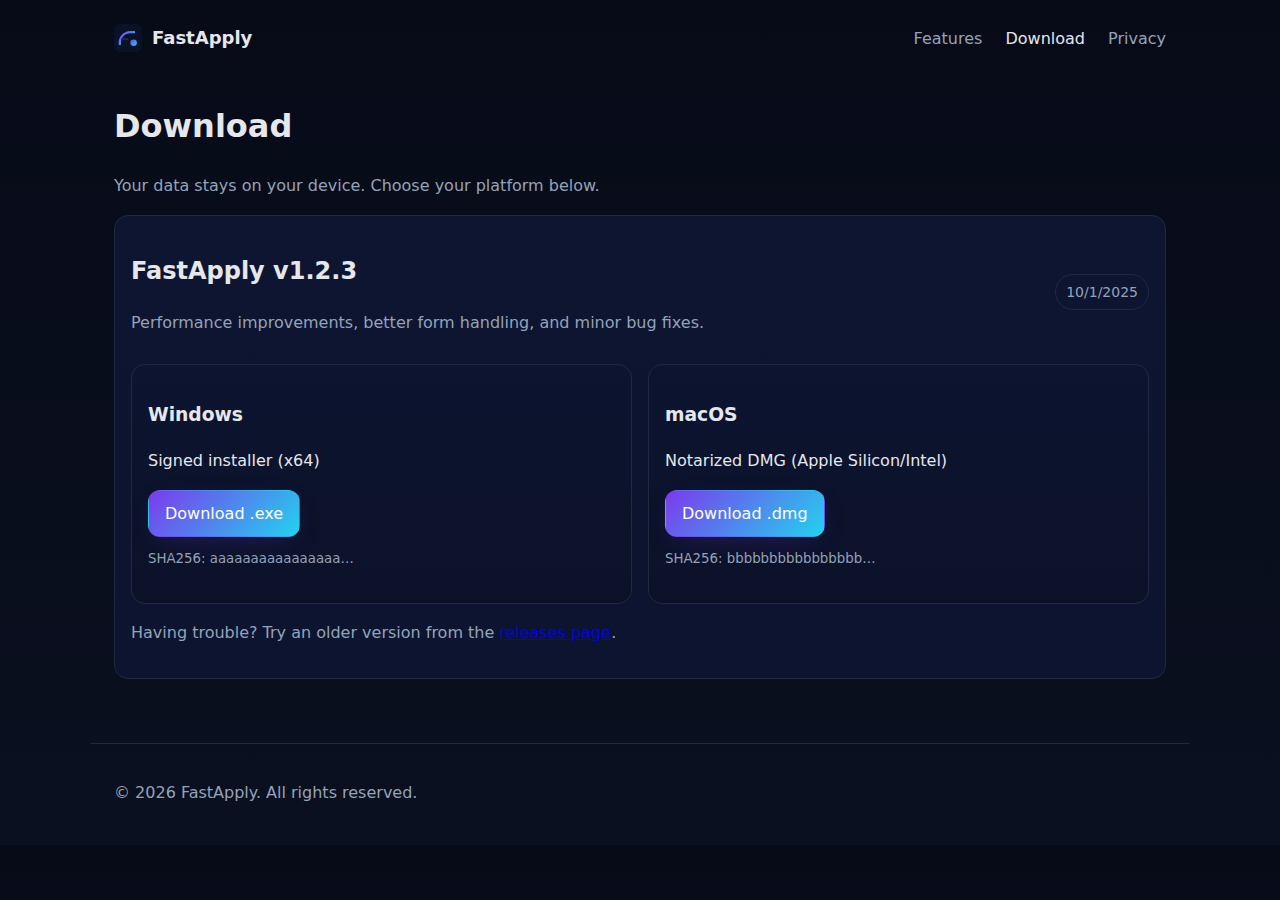
<file: downloads.html>
<!doctype html>
<html lang="en">
<head>
  <meta charset="utf-8" />
  <meta name="viewport" content="width=device-width, initial-scale=1" />
  <title>Download FastApply</title>
  <meta name="description" content="Download FastApply desktop app for Windows and macOS." />
  <link rel="stylesheet" href="styles.css" />
</head>
<body>
  <header class="header container">
    <a class="brand" href="/"><img class="logo" src="assets/logo.svg" alt="FastApply logo" /> FastApply</a>
    <nav class="nav">
      <a href="index.html#features">Features</a>
      <a class="active" href="downloads.html">Download</a>
      <a href="privacy.html">Privacy</a>
    </nav>
  </header>

  <main class="downloads container">
    <h1>Download</h1>
    <p class="subtitle">Your data stays on your device. Choose your platform below.</p>

    <div id="release" class="release card">
      <div class="release-head">
        <div>
          <h2>FastApply <span id="version">v—</span></h2>
          <p id="release-notes" class="muted">Fetching latest release…</p>
        </div>
        <div class="badge" id="release-date">—</div>
      </div>

      <div class="grid two">
        <div class="dl card soft">
          <h3>Windows</h3>
          <p>Signed installer (x64)</p>
          <a id="win-url" class="btn btn-primary" href="#" download>Download .exe</a>
          <p class="checksum"><small>SHA256: <span id="win-sha">—</span></small></p>
        </div>
        <div class="dl card soft">
          <h3>macOS</h3>
          <p>Notarized DMG (Apple Silicon/Intel)</p>
          <a id="mac-url" class="btn btn-primary" href="#" download>Download .dmg</a>
          <p class="checksum"><small>SHA256: <span id="mac-sha">—</span></small></p>
        </div>
      </div>
      <p class="muted">Having trouble? Try an older version from the <a href="#" id="all-releases">releases page</a>.</p>
    </div>
  </main>

  <footer class="footer container">
    <p>© <span id="year"></span> FastApply. All rights reserved.</p>
  </footer>

  <script src="app.js"></script>
</body>
</html>
</file>
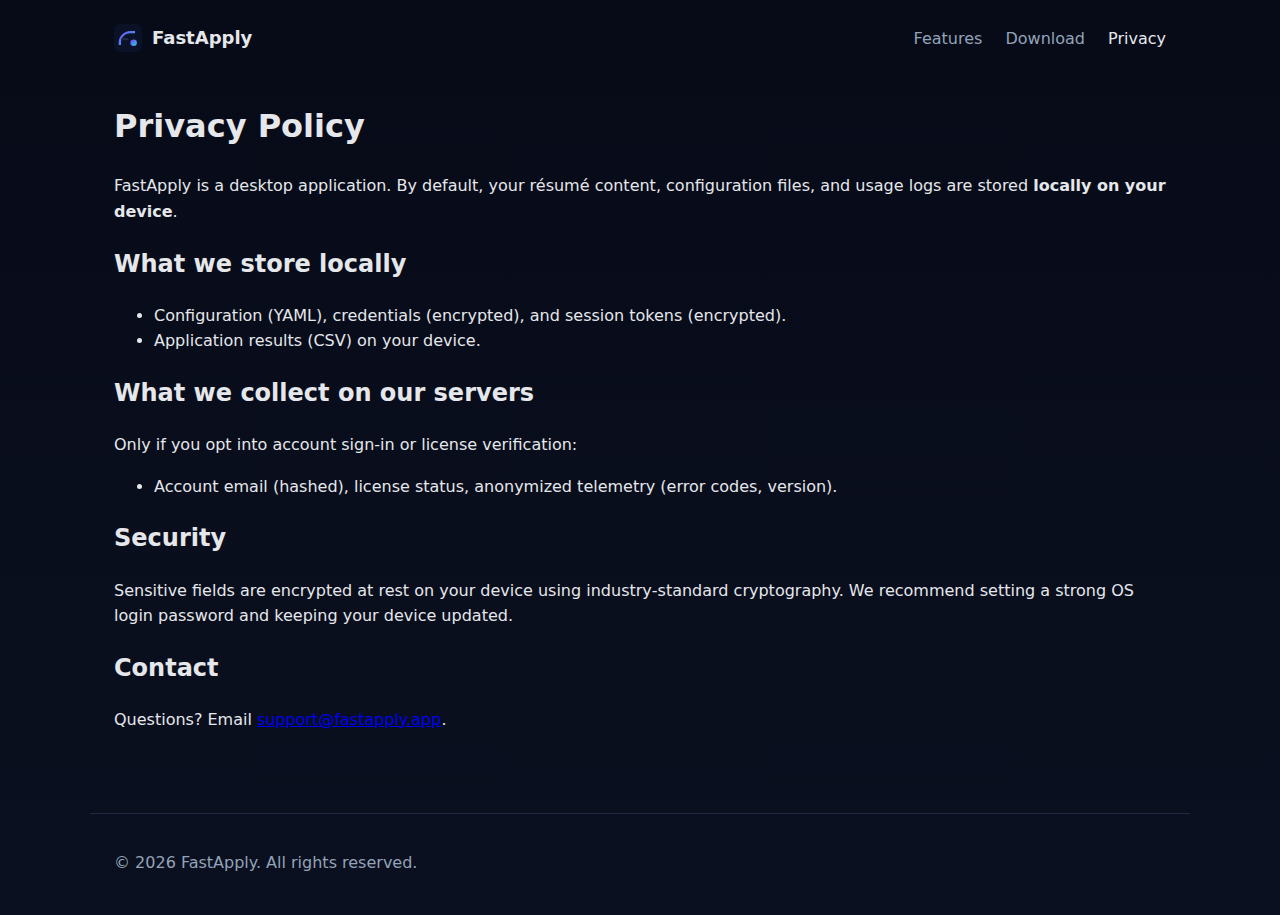
<file: privacy.html>
<!doctype html>
<html lang="en">
<head>
  <meta charset="utf-8" />
  <meta name="viewport" content="width=device-width, initial-scale=1" />
  <title>Privacy — FastApply</title>
  <meta name="description" content="FastApply privacy policy." />
  <link rel="stylesheet" href="styles.css" />
</head>
<body>
  <header class="header container">
    <a class="brand" href="/"><img class="logo" src="assets/logo.svg" alt="FastApply logo" /> FastApply</a>
    <nav class="nav">
      <a href="index.html#features">Features</a>
      <a href="downloads.html">Download</a>
      <a class="active" href="privacy.html">Privacy</a>
    </nav>
  </header>

  <main class="container policy">
    <h1>Privacy Policy</h1>
    <p>FastApply is a desktop application. By default, your résumé content, configuration files, and usage logs are stored <strong>locally on your device</strong>.</p>
    <h2>What we store locally</h2>
    <ul>
      <li>Configuration (YAML), credentials (encrypted), and session tokens (encrypted).</li>
      <li>Application results (CSV) on your device.</li>
    </ul>
    <h2>What we collect on our servers</h2>
    <p>Only if you opt into account sign‑in or license verification:</p>
    <ul>
      <li>Account email (hashed), license status, anonymized telemetry (error codes, version).</li>
    </ul>
    <h2>Security</h2>
    <p>Sensitive fields are encrypted at rest on your device using industry‑standard cryptography. We recommend setting a strong OS login password and keeping your device updated.</p>
    <h2>Contact</h2>
    <p>Questions? Email <a href="mailto:support@fastapply.app">support@fastapply.app</a>.</p>
  </main>

  <footer class="footer container">
    <p>© <span id="year"></span> FastApply. All rights reserved.</p>
  </footer>

  <script src="app.js"></script>
</body>
</html>
</file>
<file: styles.css>
/* Minimal, modern styling */
:root{
  --bg:#0b1020; --panel:#111832; --muted:#94a3b8; --fg:#e5e7eb;
  --brand:#7c3aed; --brand-2:#22d3ee; --ring: rgba(124,58,237,.35);
}
*{box-sizing:border-box}
html,body{margin:0;padding:0;background:linear-gradient(180deg,#070b18,#0b1020);color:var(--fg);font:16px/1.6 system-ui,-apple-system,Segoe UI,Roboto,Helvetica,Arial,sans-serif}
.container{max-width:1100px;margin:0 auto;padding:24px}
.header{display:flex;align-items:center;justify-content:space-between}
.brand{display:flex;gap:10px;align-items:center;color:var(--fg);text-decoration:none;font-weight:700;font-size:18px}
.logo{width:28px;height:28px}
.nav a{color:var(--muted);margin-left:18px;text-decoration:none}
.nav a.active,.nav a:hover{color:var(--fg)}
.hero{display:grid;grid-template-columns:1.2fr 1fr;gap:40px;align-items:center;padding-top:24px}
.hero h1{font-size:48px;line-height:1.1;margin:0 0 8px}
.accent{background:linear-gradient(90deg,var(--brand),var(--brand-2));-webkit-background-clip:text;background-clip:text;color:transparent}
.subtitle{color:var(--muted);max-width:56ch}
.cta{display:flex;gap:12px;margin:16px 0 8px}
.btn{display:inline-block;padding:10px 16px;border-radius:12px;text-decoration:none;border:1px solid #1f2942}
.btn:hover{transform:translateY(-1px)}
.btn-primary{background:linear-gradient(135deg,var(--brand),var(--brand-2));color:white;border-color:transparent;box-shadow:0 8px 30px -12px var(--ring)}
.btn-ghost{color:var(--fg);background:transparent}
.btn-lg{padding:14px 22px}
.note{color:var(--muted);font-size:14px}
.hero-media .window{border:1px solid #1f2942;border-radius:14px;background:linear-gradient(180deg,#0f1730,#0b1225)}
.window-bar{display:flex;gap:8px;padding:10px}
.window-bar span{width:10px;height:10px;border-radius:50%;background:#33406a}
.window-body{padding:22px;border-top:1px solid #1f2942}
.code{font-family:ui-monospace,SFMono-Regular,Menlo,monospace;color:#cbd5e1;white-space:pre-wrap}
.features h2,.faq h2{font-size:28px;margin:30px 0 12px}
.grid{display:grid;gap:16px;grid-template-columns:repeat(4,1fr)}
.grid.two{grid-template-columns:repeat(2,1fr)}
.card{background:linear-gradient(180deg,#0e1530,#0c1430);border:1px solid #1f2942;border-radius:14px;padding:16px}
.card.soft{background:linear-gradient(180deg,#0d1430,#0b1228)}
.muted{color:var(--muted)}
.cta-block{background:radial-gradient(1200px 500px at 20% -10%,rgba(124,58,237,.15),transparent),radial-gradient(1200px 500px at 100% 10%,rgba(34,211,238,.12),transparent);border-top:1px solid #1f2942;border-bottom:1px solid #1f2942}
.cta-inner{display:flex;align-items:center;justify-content:space-between}
.faq details{margin:10px 0;padding:12px 14px;border:1px solid #1f2942;border-radius:12px;background:#0b1228}
.footer{display:flex;align-items:center;justify-content:space-between;margin-top:40px;padding-top:20px;border-top:1px solid #1f2942;color:var(--muted)}
.downloads h1{margin-top:0}
.release-head{display:flex;align-items:center;justify-content:space-between;margin-bottom:12px}
.badge{border:1px solid #1f2942;border-radius:999px;padding:6px 10px;color:var(--muted);font-size:14px}
.checksum{margin-top:8px;color:var(--muted)}
.policy h1{margin-top:0}
@media (max-width: 900px){
  .hero{grid-template-columns:1fr}
  .grid{grid-template-columns:1fr 1fr}
  .cta-inner{flex-direction:column;gap:14px;align-items:start}
}
@media (max-width: 600px){
  .grid{grid-template-columns:1fr}
  .nav{display:none}
}
</file>
